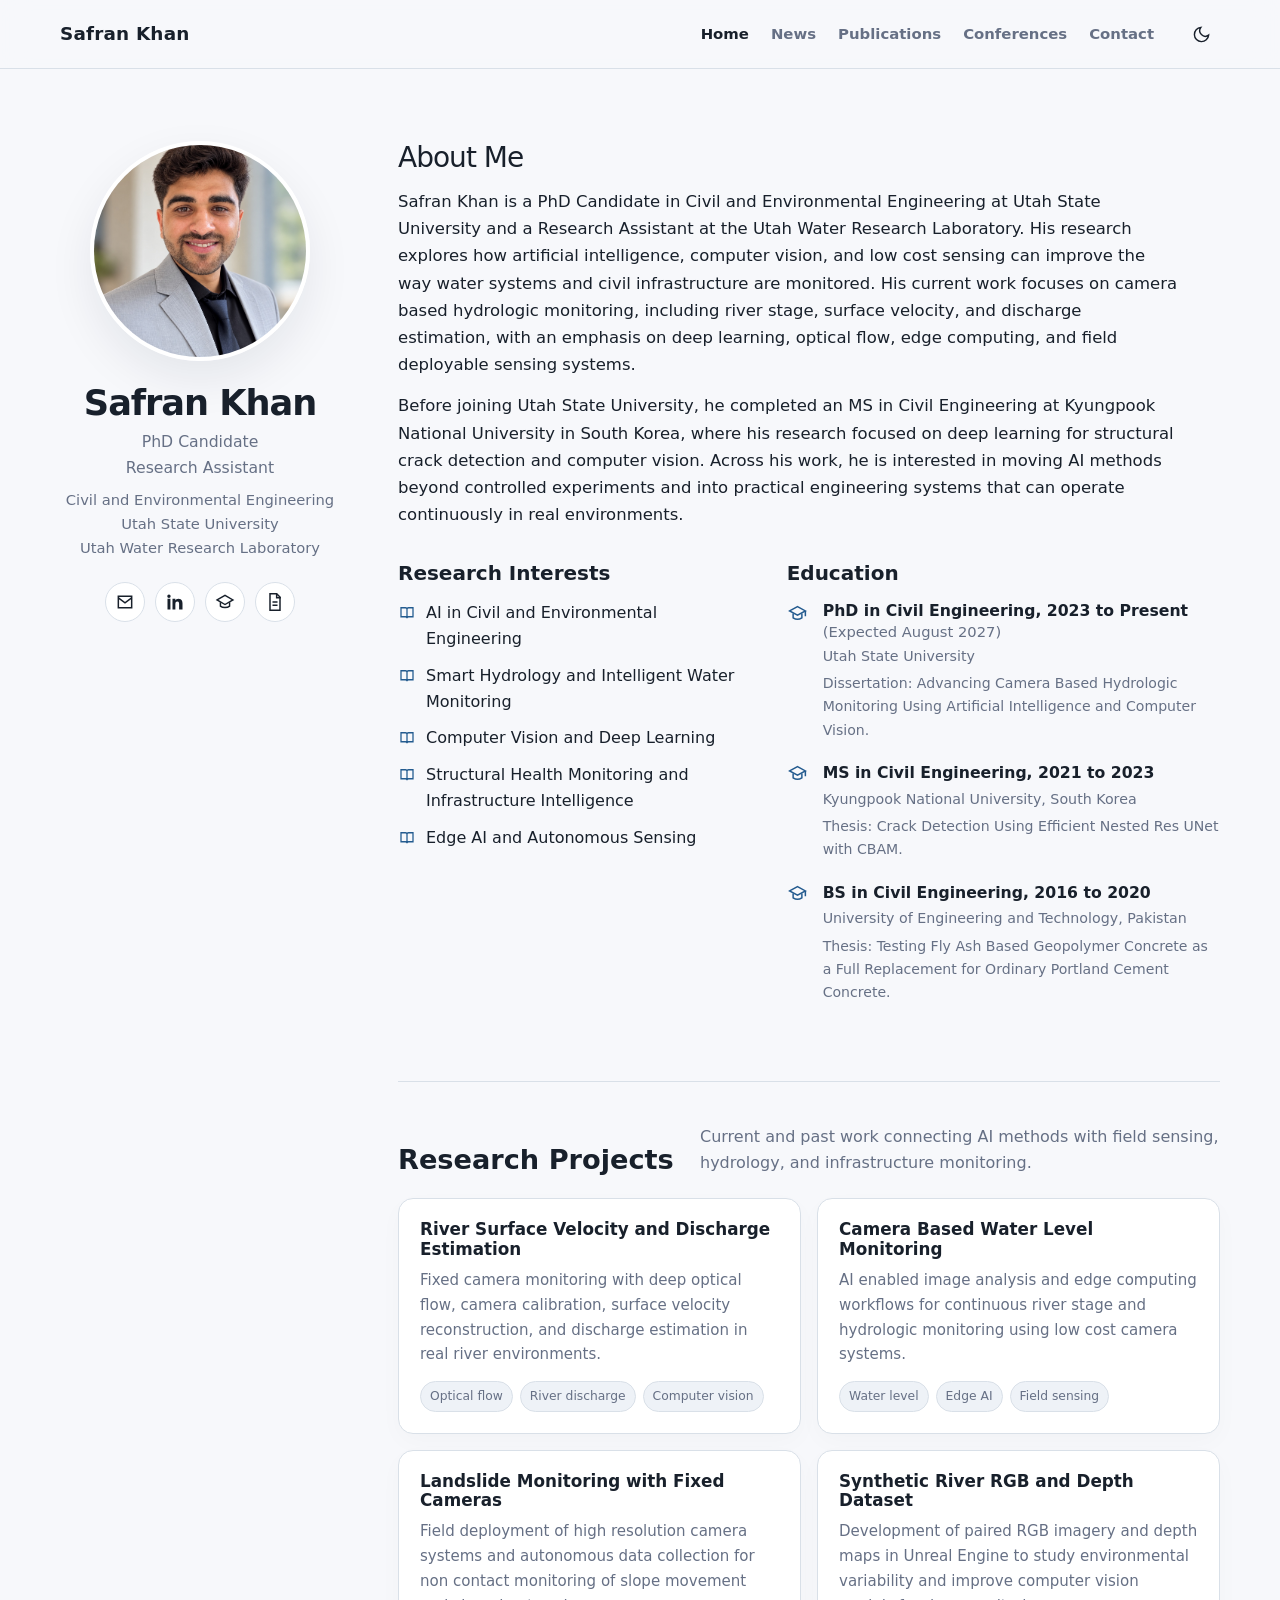
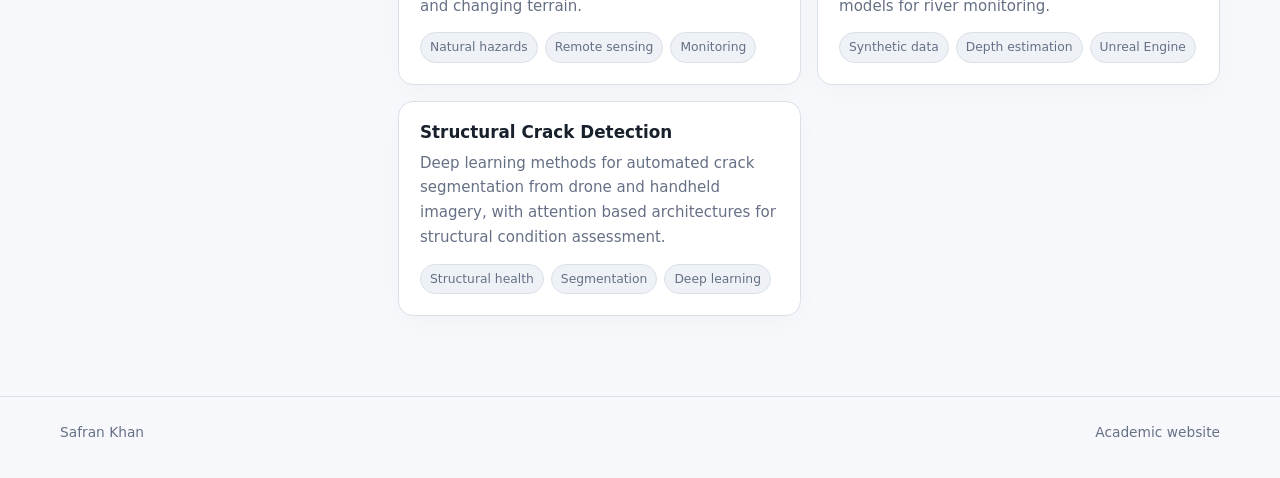
<file: index.html>
<!doctype html>
<html lang="en">
<head>
  <meta charset="utf-8">
  <meta name="viewport" content="width=device-width, initial-scale=1">
  <meta name="description" content="Academic website of Safran Khan, PhD Candidate and Research Assistant at Utah State University.">
  <title>Safran Khan | Academic Website</title>
  <link rel="stylesheet" href="assets/styles.css">
  <script>try{const t=localStorage.getItem('theme');if(t)document.documentElement.setAttribute('data-theme',t)}catch(e){}</script>
</head>
<body>
  <header class="site-header">
    <nav class="nav-wrap" aria-label="Main navigation">
      <a class="brand" href="index.html">Safran Khan</a>
      <div class="nav-links">
        <a class="active" href="index.html">Home</a>
        <a href="news.html">News</a>
        <a href="publications.html">Publications</a>
        <a href="conferences.html">Conferences</a>
        <a href="contact.html">Contact</a>
      </div>
      <button class="theme-toggle" type="button" data-theme-toggle aria-label="Switch theme"></button>
    </nav>
  </header>

  <main class="page-shell">
    <div class="home-grid">
      <aside class="profile-panel" aria-label="Profile">
        <img class="profile-photo" src="assets/profile.jpg" alt="Portrait of Safran Khan">
        <h1 class="profile-name">Safran Khan</h1>
        <p class="profile-role">PhD Candidate<br>Research Assistant</p>
        <p class="profile-unit">Civil and Environmental Engineering<br>Utah State University<br>Utah Water Research Laboratory</p>

        <div class="social-row" aria-label="Academic and professional links">
          <a class="social-link" href="mailto:safran.khan@usu.edu" aria-label="Email Safran Khan" title="Email">
            <svg viewBox="0 0 24 24" fill="none" stroke="currentColor" stroke-width="1.8" aria-hidden="true"><path d="M4 5h16v14H4z"></path><path d="m4 7 8 6 8-6"></path></svg>
          </a>
          <a class="social-link" href="https://pk.linkedin.com/in/engr-safran-khan-b35866154" target="_blank" rel="noopener" aria-label="LinkedIn" title="LinkedIn">
            <svg viewBox="0 0 24 24" fill="currentColor" aria-hidden="true"><path d="M6.5 8.2H3V21h3.5V8.2zM4.75 3A2.05 2.05 0 1 0 4.75 7.1 2.05 2.05 0 0 0 4.75 3zM21 13.7c0-3.85-2.05-5.65-4.8-5.65-2.2 0-3.2 1.2-3.75 2.05V8.2H9V21h3.45v-6.35c0-1.67.32-3.3 2.4-3.3 2.05 0 2.08 1.92 2.08 3.4V21H21v-7.3z"></path></svg>
          </a>
          <a class="social-link" href="https://scholar.google.com/citations?user=_5vzFUcAAAAJ&hl=en" target="_blank" rel="noopener" aria-label="Google Scholar" title="Google Scholar">
            <svg viewBox="0 0 24 24" fill="none" stroke="currentColor" stroke-width="1.7" aria-hidden="true"><path d="M2.5 9.5 12 4l9.5 5.5L12 15z"></path><path d="M6.5 12.2V17c2.7 2.2 8.3 2.2 11 0v-4.8"></path></svg>
          </a>
          <a class="social-link" href="assets/Safran_Khan_CV.pdf" target="_blank" aria-label="Curriculum vitae" title="CV">
            <svg viewBox="0 0 24 24" fill="none" stroke="currentColor" stroke-width="1.8" aria-hidden="true"><path d="M6 2h8l4 4v16H6z"></path><path d="M14 2v5h5M9 12h6M9 16h6"></path></svg>
          </a>
        </div>
      </aside>

      <section class="content-panel">
        <h2 class="hero-title about-title">About Me</h2>
        <p class="bio-copy">Safran Khan is a PhD Candidate in Civil and Environmental Engineering at Utah State University and a Research Assistant at the Utah Water Research Laboratory. His research explores how artificial intelligence, computer vision, and low cost sensing can improve the way water systems and civil infrastructure are monitored. His current work focuses on camera based hydrologic monitoring, including river stage, surface velocity, and discharge estimation, with an emphasis on deep learning, optical flow, edge computing, and field deployable sensing systems.</p>
        <p class="bio-copy">Before joining Utah State University, he completed an MS in Civil Engineering at Kyungpook National University in South Korea, where his research focused on deep learning for structural crack detection and computer vision. Across his work, he is interested in moving AI methods beyond controlled experiments and into practical engineering systems that can operate continuously in real environments.</p>

        <div class="home-details">
          <section>
            <h3 class="section-title">Research Interests</h3>
            <ul class="interest-list">
              <li><svg viewBox="0 0 24 24" fill="none" stroke="currentColor" stroke-width="1.7" aria-hidden="true"><path d="M4 5h6a2 2 0 0 1 2 2v12a2 2 0 0 0-2-2H4zM20 5h-6a2 2 0 0 0-2 2v12a2 2 0 0 1 2-2h6z"></path></svg><span>AI in Civil and Environmental Engineering</span></li>
              <li><svg viewBox="0 0 24 24" fill="none" stroke="currentColor" stroke-width="1.7" aria-hidden="true"><path d="M4 5h6a2 2 0 0 1 2 2v12a2 2 0 0 0-2-2H4zM20 5h-6a2 2 0 0 0-2 2v12a2 2 0 0 1 2-2h6z"></path></svg><span>Smart Hydrology and Intelligent Water Monitoring</span></li>
              <li><svg viewBox="0 0 24 24" fill="none" stroke="currentColor" stroke-width="1.7" aria-hidden="true"><path d="M4 5h6a2 2 0 0 1 2 2v12a2 2 0 0 0-2-2H4zM20 5h-6a2 2 0 0 0-2 2v12a2 2 0 0 1 2-2h6z"></path></svg><span>Computer Vision and Deep Learning</span></li>
              <li><svg viewBox="0 0 24 24" fill="none" stroke="currentColor" stroke-width="1.7" aria-hidden="true"><path d="M4 5h6a2 2 0 0 1 2 2v12a2 2 0 0 0-2-2H4zM20 5h-6a2 2 0 0 0-2 2v12a2 2 0 0 1 2-2h6z"></path></svg><span>Structural Health Monitoring and Infrastructure Intelligence</span></li>
              <li><svg viewBox="0 0 24 24" fill="none" stroke="currentColor" stroke-width="1.7" aria-hidden="true"><path d="M4 5h6a2 2 0 0 1 2 2v12a2 2 0 0 0-2-2H4zM20 5h-6a2 2 0 0 0-2 2v12a2 2 0 0 1 2-2h6z"></path></svg><span>Edge AI and Autonomous Sensing</span></li>
            </ul>
          </section>

          <section>
            <h3 class="section-title">Education</h3>
            <div class="education-list">
              <div class="education-item">
                <svg viewBox="0 0 24 24" fill="none" stroke="currentColor" stroke-width="1.7" aria-hidden="true"><path d="m3 9 9-5 9 5-9 5z"></path><path d="M7 12v5c3 2 7 2 10 0v-5M21 9v6"></path></svg>
                <div><div class="degree-line"><strong>PhD in Civil Engineering, 2023 to Present</strong> <span class="expected-date">(Expected August 2027)</span></div><span class="education-meta">Utah State University</span><div class="education-note">Dissertation: Advancing Camera Based Hydrologic Monitoring Using Artificial Intelligence and Computer Vision.</div></div>
              </div>
              <div class="education-item">
                <svg viewBox="0 0 24 24" fill="none" stroke="currentColor" stroke-width="1.7" aria-hidden="true"><path d="m3 9 9-5 9 5-9 5z"></path><path d="M7 12v5c3 2 7 2 10 0v-5M21 9v6"></path></svg>
                <div><strong>MS in Civil Engineering, 2021 to 2023</strong><span class="education-meta">Kyungpook National University, South Korea</span><div class="education-note">Thesis: Crack Detection Using Efficient Nested Res UNet with CBAM.</div></div>
              </div>
              <div class="education-item">
                <svg viewBox="0 0 24 24" fill="none" stroke="currentColor" stroke-width="1.7" aria-hidden="true"><path d="m3 9 9-5 9 5-9 5z"></path><path d="M7 12v5c3 2 7 2 10 0v-5M21 9v6"></path></svg>
                <div><strong>BS in Civil Engineering, 2016 to 2020</strong><span class="education-meta">University of Engineering and Technology, Pakistan</span><div class="education-note">Thesis: Testing Fly Ash Based Geopolymer Concrete as a Full Replacement for Ordinary Portland Cement Concrete.</div></div>
              </div>
            </div>
          </section>
        </div>

        <section class="projects-block" id="projects">
          <div class="projects-heading">
            <div><h2>Research Projects</h2></div>
            <p>Current and past work connecting AI methods with field sensing, hydrology, and infrastructure monitoring.</p>
          </div>
          <div class="project-grid">
            <article class="project-card"><h3>River Surface Velocity and Discharge Estimation</h3><p>Fixed camera monitoring with deep optical flow, camera calibration, surface velocity reconstruction, and discharge estimation in real river environments.</p><div class="tag-row"><span class="tag">Optical flow</span><span class="tag">River discharge</span><span class="tag">Computer vision</span></div></article>
            <article class="project-card"><h3>Camera Based Water Level Monitoring</h3><p>AI enabled image analysis and edge computing workflows for continuous river stage and hydrologic monitoring using low cost camera systems.</p><div class="tag-row"><span class="tag">Water level</span><span class="tag">Edge AI</span><span class="tag">Field sensing</span></div></article>
            <article class="project-card"><h3>Landslide Monitoring with Fixed Cameras</h3><p>Field deployment of high resolution camera systems and autonomous data collection for non contact monitoring of slope movement and changing terrain.</p><div class="tag-row"><span class="tag">Natural hazards</span><span class="tag">Remote sensing</span><span class="tag">Monitoring</span></div></article>
            <article class="project-card"><h3>Synthetic River RGB and Depth Dataset</h3><p>Development of paired RGB imagery and depth maps in Unreal Engine to study environmental variability and improve computer vision models for river monitoring.</p><div class="tag-row"><span class="tag">Synthetic data</span><span class="tag">Depth estimation</span><span class="tag">Unreal Engine</span></div></article>
            <article class="project-card"><h3>Structural Crack Detection</h3><p>Deep learning methods for automated crack segmentation from drone and handheld imagery, with attention based architectures for structural condition assessment.</p><div class="tag-row"><span class="tag">Structural health</span><span class="tag">Segmentation</span><span class="tag">Deep learning</span></div></article>
          </div>
        </section>
      </section>
    </div>
  </main>

  <footer class="site-footer"><div class="footer-wrap"><span>Safran Khan</span><span>Academic website</span></div></footer>
  <script src="assets/site.js"></script>
</body>
</html>
</file>
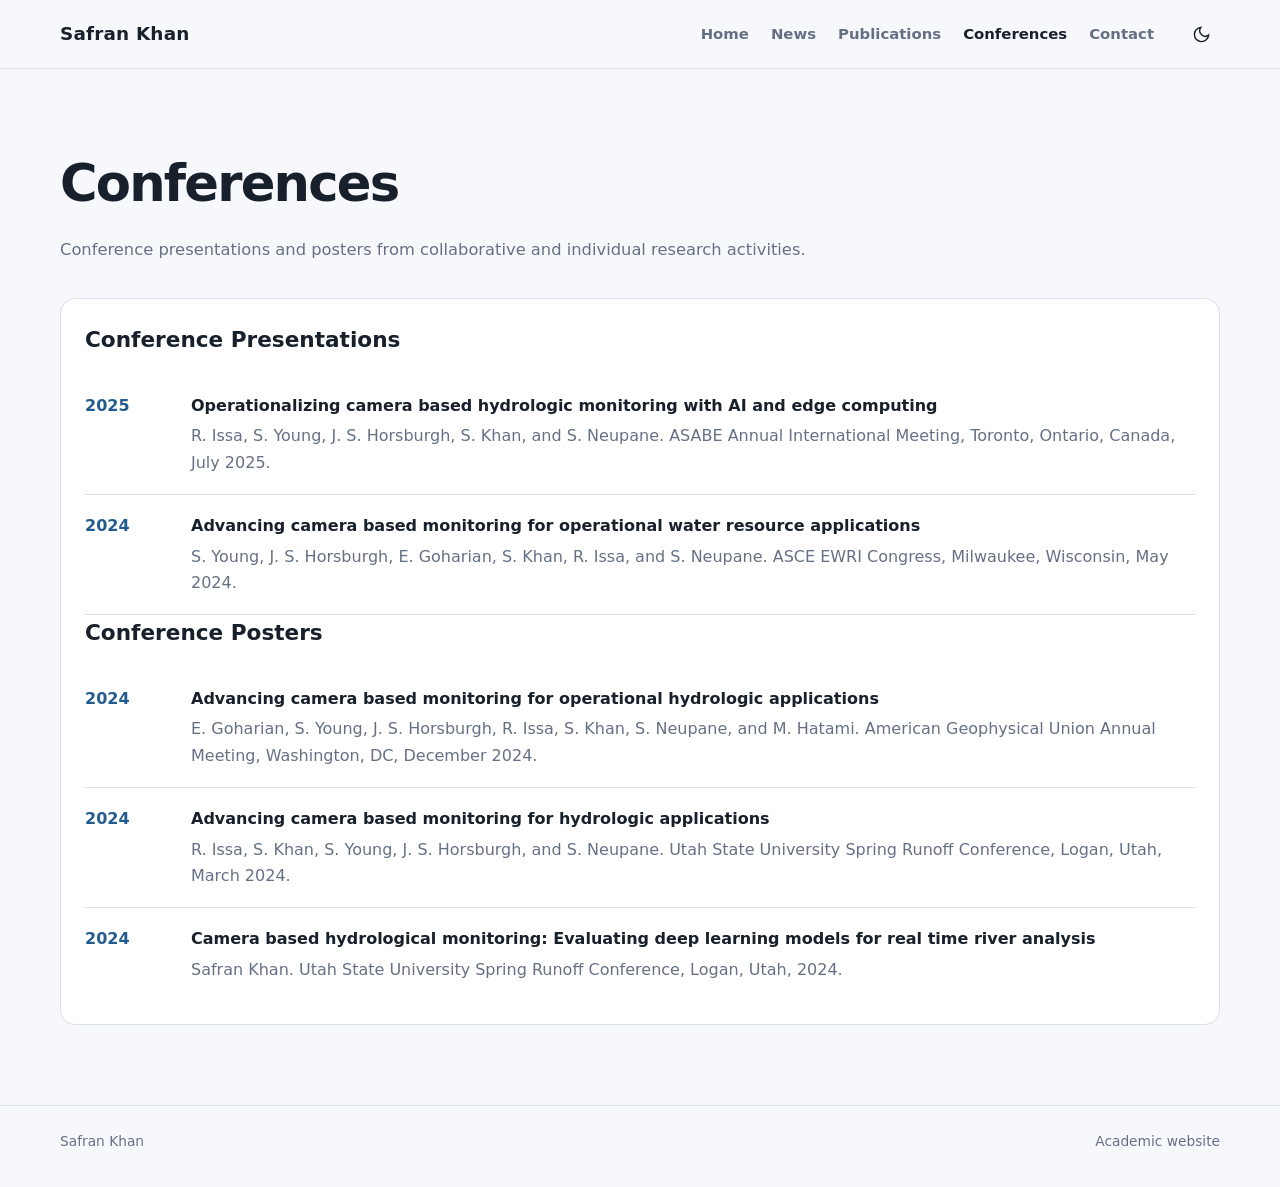
<file: conferences.html>
<!doctype html>
<html lang="en">
<head>
  <meta charset="utf-8"><meta name="viewport" content="width=device-width, initial-scale=1">
  <meta name="description" content="Conference presentations and posters by Safran Khan.">
  <title>Conferences | Safran Khan</title>
  <link rel="stylesheet" href="assets/styles.css">
  <script>try{const t=localStorage.getItem('theme');if(t)document.documentElement.setAttribute('data-theme',t)}catch(e){}</script>
</head>
<body>
<header class="site-header"><nav class="nav-wrap" aria-label="Main navigation"><a class="brand" href="index.html">Safran Khan</a><div class="nav-links"><a href="index.html">Home</a><a href="news.html">News</a><a href="publications.html">Publications</a><a class="active" href="conferences.html">Conferences</a><a href="contact.html">Contact</a></div><button class="theme-toggle" type="button" data-theme-toggle aria-label="Switch theme"></button></nav></header>
<main class="page-shell">
  <div class="page-intro"><h1 class="page-title">Conferences</h1><p class="page-subtitle">Conference presentations and posters from collaborative and individual research activities.</p></div>
  <section class="content-card">
    <h2 class="group-title">Conference Presentations</h2>
    <div class="conference-item"><div class="conference-year">2025</div><div><p class="conference-title">Operationalizing camera based hydrologic monitoring with AI and edge computing</p><p class="conference-detail">R. Issa, S. Young, J. S. Horsburgh, S. Khan, and S. Neupane. ASABE Annual International Meeting, Toronto, Ontario, Canada, July 2025.</p></div></div>
    <div class="conference-item"><div class="conference-year">2024</div><div><p class="conference-title">Advancing camera based monitoring for operational water resource applications</p><p class="conference-detail">S. Young, J. S. Horsburgh, E. Goharian, S. Khan, R. Issa, and S. Neupane. ASCE EWRI Congress, Milwaukee, Wisconsin, May 2024.</p></div></div>

    <h2 class="group-title">Conference Posters</h2>
    <div class="conference-item"><div class="conference-year">2024</div><div><p class="conference-title">Advancing camera based monitoring for operational hydrologic applications</p><p class="conference-detail">E. Goharian, S. Young, J. S. Horsburgh, R. Issa, S. Khan, S. Neupane, and M. Hatami. American Geophysical Union Annual Meeting, Washington, DC, December 2024.</p></div></div>
    <div class="conference-item"><div class="conference-year">2024</div><div><p class="conference-title">Advancing camera based monitoring for hydrologic applications</p><p class="conference-detail">R. Issa, S. Khan, S. Young, J. S. Horsburgh, and S. Neupane. Utah State University Spring Runoff Conference, Logan, Utah, March 2024.</p></div></div>
    <div class="conference-item"><div class="conference-year">2024</div><div><p class="conference-title">Camera based hydrological monitoring: Evaluating deep learning models for real time river analysis</p><p class="conference-detail">Safran Khan. Utah State University Spring Runoff Conference, Logan, Utah, 2024.</p></div></div>
  </section>
</main>
<footer class="site-footer"><div class="footer-wrap"><span>Safran Khan</span><span>Academic website</span></div></footer>
<script src="assets/site.js"></script>
</body>
</html>
</file>
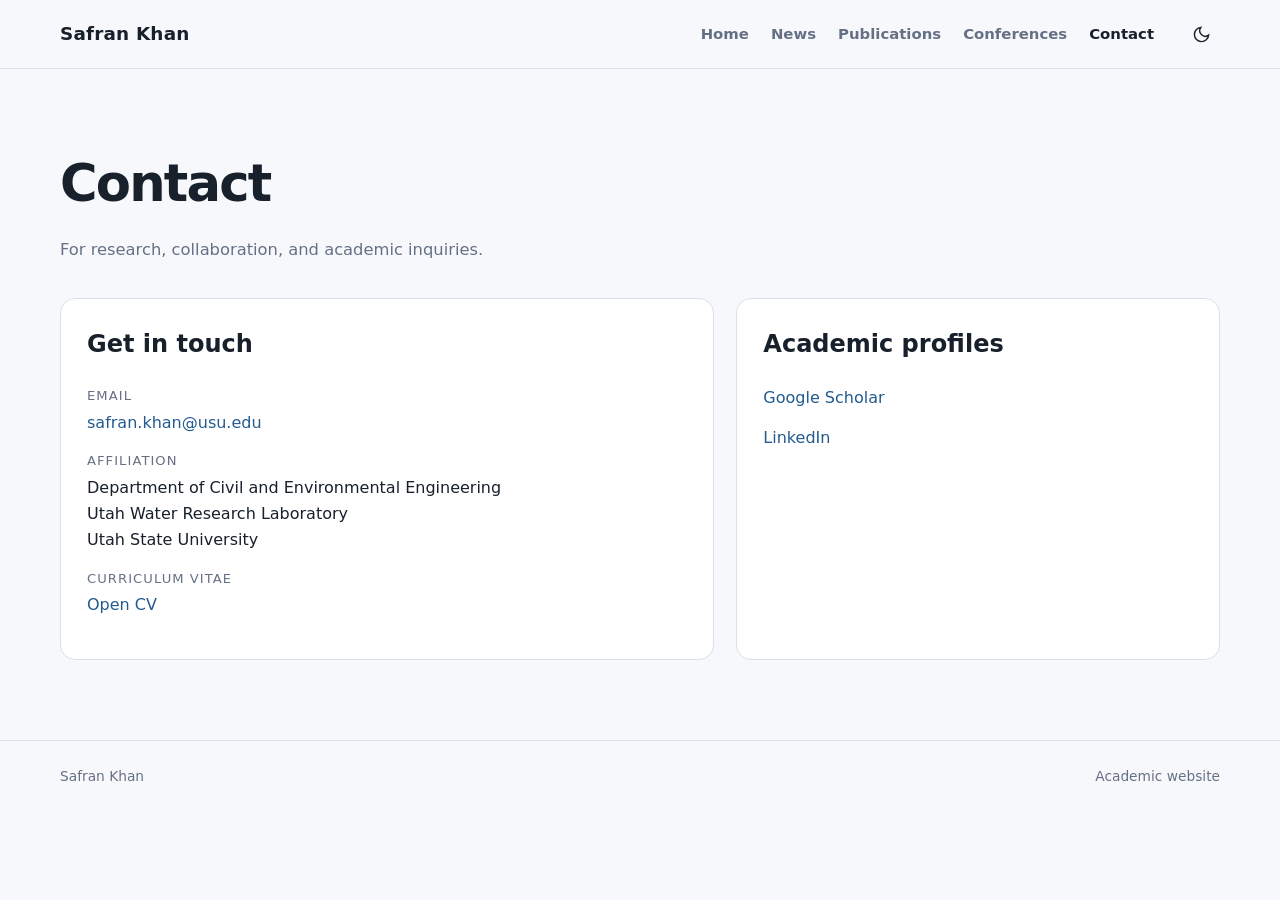
<file: contact.html>
<!doctype html>
<html lang="en">
<head>
  <meta charset="utf-8"><meta name="viewport" content="width=device-width, initial-scale=1">
  <meta name="description" content="Contact Safran Khan at Utah State University.">
  <title>Contact | Safran Khan</title>
  <link rel="stylesheet" href="assets/styles.css">
  <script>try{const t=localStorage.getItem('theme');if(t)document.documentElement.setAttribute('data-theme',t)}catch(e){}</script>
</head>
<body>
<header class="site-header"><nav class="nav-wrap" aria-label="Main navigation"><a class="brand" href="index.html">Safran Khan</a><div class="nav-links"><a href="index.html">Home</a><a href="news.html">News</a><a href="publications.html">Publications</a><a href="conferences.html">Conferences</a><a class="active" href="contact.html">Contact</a></div><button class="theme-toggle" type="button" data-theme-toggle aria-label="Switch theme"></button></nav></header>
<main class="page-shell">
  <div class="page-intro"><h1 class="page-title">Contact</h1><p class="page-subtitle">For research, collaboration, and academic inquiries.</p></div>
  <div class="contact-grid">
    <section class="contact-card"><h2>Get in touch</h2><div class="contact-row"><span class="contact-label">Email</span><a href="mailto:safran.khan@usu.edu">safran.khan@usu.edu</a></div><div class="contact-row"><span class="contact-label">Affiliation</span><span>Department of Civil and Environmental Engineering<br>Utah Water Research Laboratory<br>Utah State University</span></div><div class="contact-row"><span class="contact-label">Curriculum Vitae</span><a href="assets/Safran_Khan_CV.pdf" target="_blank">Open CV</a></div></section>
    <section class="contact-card"><h2>Academic profiles</h2><div class="contact-row"><a href="https://scholar.google.com/citations?user=_5vzFUcAAAAJ&hl=en" target="_blank" rel="noopener">Google Scholar</a></div><div class="contact-row"><a href="https://pk.linkedin.com/in/engr-safran-khan-b35866154" target="_blank" rel="noopener">LinkedIn</a></div></section>
  </div>
</main>
<footer class="site-footer"><div class="footer-wrap"><span>Safran Khan</span><span>Academic website</span></div></footer>
<script src="assets/site.js"></script>
</body>
</html>
</file>
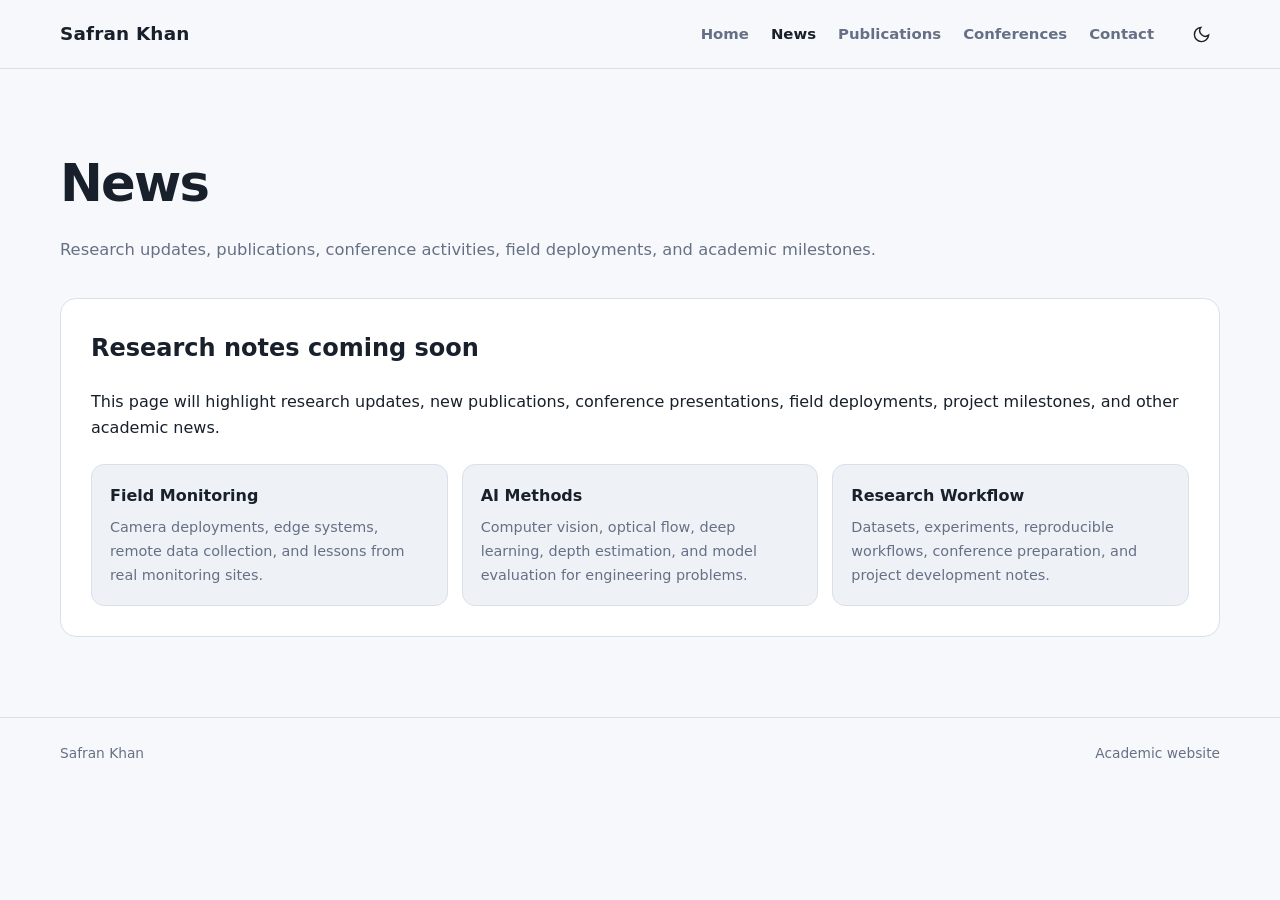
<file: news.html>
<!doctype html>
<html lang="en">
<head>
  <meta charset="utf-8"><meta name="viewport" content="width=device-width, initial-scale=1">
  <meta name="description" content="Academic news and research updates by Safran Khan.">
  <title>News | Safran Khan</title>
  <link rel="stylesheet" href="assets/styles.css">
  <script>try{const t=localStorage.getItem('theme');if(t)document.documentElement.setAttribute('data-theme',t)}catch(e){}</script>
</head>
<body>
<header class="site-header"><nav class="nav-wrap" aria-label="Main navigation"><a class="brand" href="index.html">Safran Khan</a><div class="nav-links"><a href="index.html">Home</a><a class="active" href="news.html">News</a><a href="publications.html">Publications</a><a href="conferences.html">Conferences</a><a href="contact.html">Contact</a></div><button class="theme-toggle" type="button" data-theme-toggle aria-label="Switch theme"></button></nav></header>
<main class="page-shell">
  <div class="page-intro"><h1 class="page-title">News</h1><p class="page-subtitle">Research updates, publications, conference activities, field deployments, and academic milestones.</p></div>
  <section class="empty-state">
    <h2>Research notes coming soon</h2>
    <p>This page will highlight research updates, new publications, conference presentations, field deployments, project milestones, and other academic news.</p>
    <div class="planned-grid">
      <article class="planned-card"><h3>Field Monitoring</h3><p>Camera deployments, edge systems, remote data collection, and lessons from real monitoring sites.</p></article>
      <article class="planned-card"><h3>AI Methods</h3><p>Computer vision, optical flow, deep learning, depth estimation, and model evaluation for engineering problems.</p></article>
      <article class="planned-card"><h3>Research Workflow</h3><p>Datasets, experiments, reproducible workflows, conference preparation, and project development notes.</p></article>
    </div>
  </section>
</main>
<footer class="site-footer"><div class="footer-wrap"><span>Safran Khan</span><span>Academic website</span></div></footer>
<script src="assets/site.js"></script>
</body>
</html>
</file>
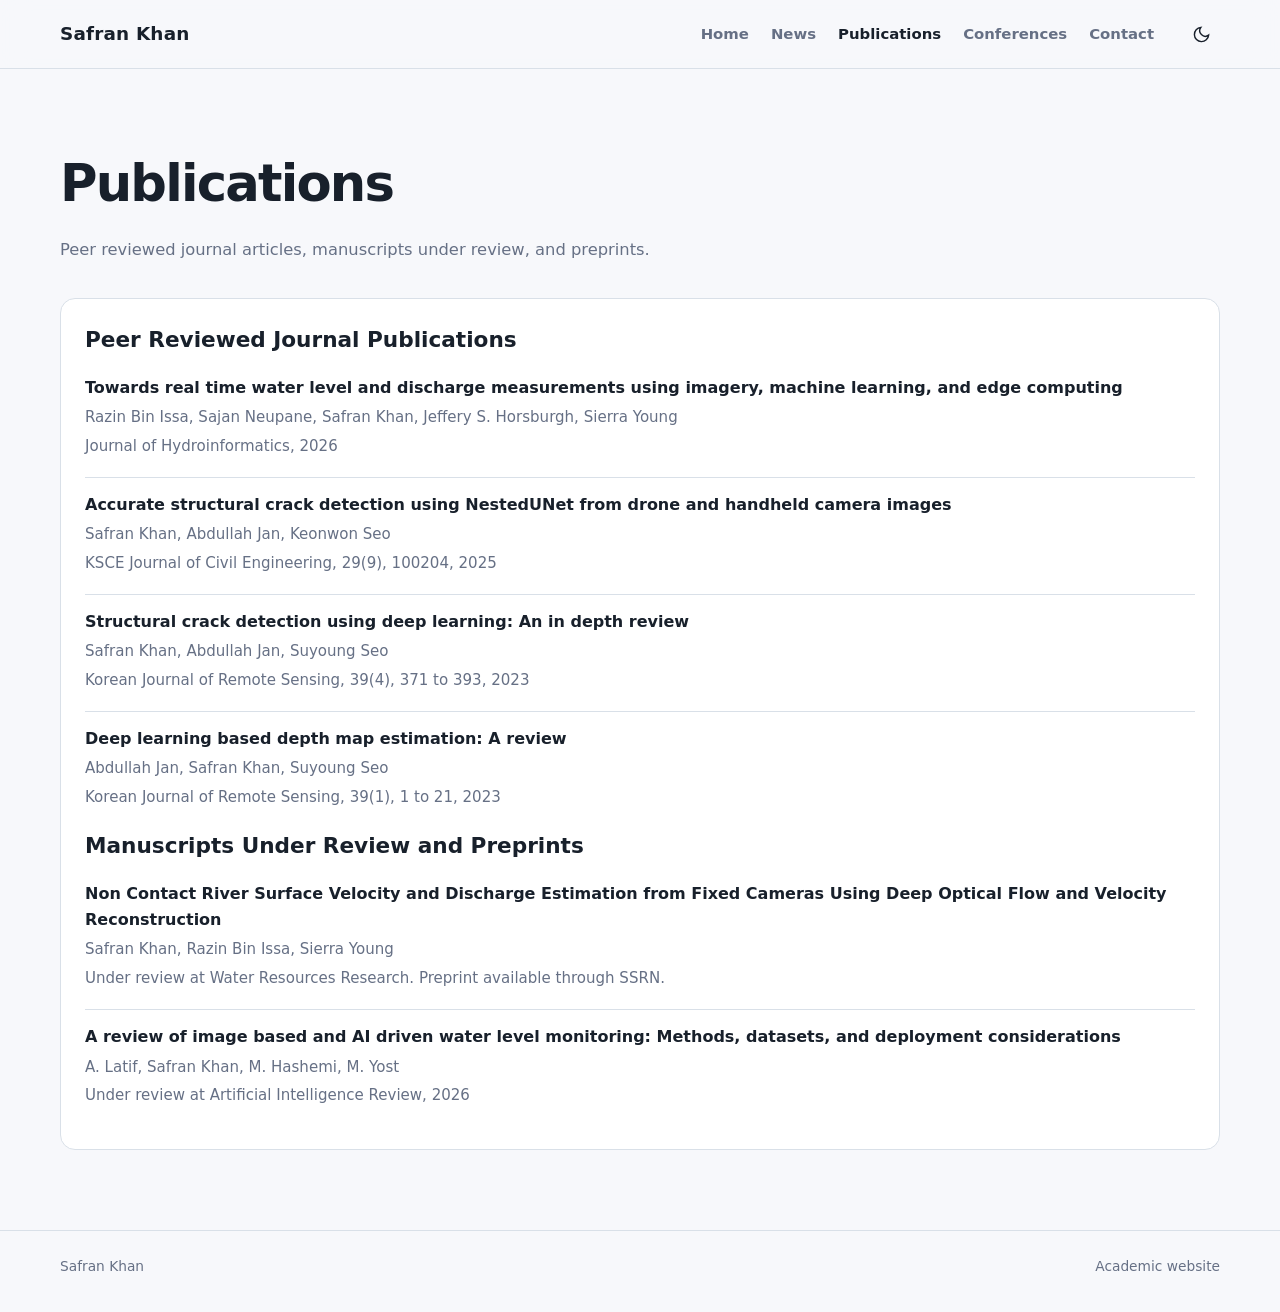
<file: publications.html>
<!doctype html>
<html lang="en">
<head>
  <meta charset="utf-8"><meta name="viewport" content="width=device-width, initial-scale=1">
  <meta name="description" content="Publications by Safran Khan.">
  <title>Publications | Safran Khan</title>
  <link rel="stylesheet" href="assets/styles.css">
  <script>try{const t=localStorage.getItem('theme');if(t)document.documentElement.setAttribute('data-theme',t)}catch(e){}</script>
</head>
<body>
<header class="site-header"><nav class="nav-wrap" aria-label="Main navigation"><a class="brand" href="index.html">Safran Khan</a><div class="nav-links"><a href="index.html">Home</a><a href="news.html">News</a><a class="active" href="publications.html">Publications</a><a href="conferences.html">Conferences</a><a href="contact.html">Contact</a></div><button class="theme-toggle" type="button" data-theme-toggle aria-label="Switch theme"></button></nav></header>
<main class="page-shell">
  <div class="page-intro"><h1 class="page-title">Publications</h1><p class="page-subtitle">Peer reviewed journal articles, manuscripts under review, and preprints.</p></div>
  <section class="content-card">
    <h2 class="group-title">Peer Reviewed Journal Publications</h2>
    <div class="publication-list">
      <article class="publication"><a class="publication-title" href="https://doi.org/10.2166/hydro.2026.147" target="_blank" rel="noopener">Towards real time water level and discharge measurements using imagery, machine learning, and edge computing</a><div class="publication-authors">Razin Bin Issa, Sajan Neupane, Safran Khan, Jeffery S. Horsburgh, Sierra Young</div><div class="publication-venue">Journal of Hydroinformatics, 2026</div></article>
      <article class="publication"><a class="publication-title" href="https://doi.org/10.1016/j.kscej.2025.100204" target="_blank" rel="noopener">Accurate structural crack detection using NestedUNet from drone and handheld camera images</a><div class="publication-authors">Safran Khan, Abdullah Jan, Keonwon Seo</div><div class="publication-venue">KSCE Journal of Civil Engineering, 29(9), 100204, 2025</div></article>
      <article class="publication"><a class="publication-title" href="https://doi.org/10.7780/KJRS.2023.39.4.1" target="_blank" rel="noopener">Structural crack detection using deep learning: An in depth review</a><div class="publication-authors">Safran Khan, Abdullah Jan, Suyoung Seo</div><div class="publication-venue">Korean Journal of Remote Sensing, 39(4), 371 to 393, 2023</div></article>
      <article class="publication"><a class="publication-title" href="https://doi.org/10.7780/KJRS.2023.39.1.1" target="_blank" rel="noopener">Deep learning based depth map estimation: A review</a><div class="publication-authors">Abdullah Jan, Safran Khan, Suyoung Seo</div><div class="publication-venue">Korean Journal of Remote Sensing, 39(1), 1 to 21, 2023</div></article>
    </div>

    <h2 class="group-title">Manuscripts Under Review and Preprints</h2>
    <div class="publication-list">
      <article class="publication"><a class="publication-title" href="https://doi.org/10.2139/ssrn.6431270" target="_blank" rel="noopener">Non Contact River Surface Velocity and Discharge Estimation from Fixed Cameras Using Deep Optical Flow and Velocity Reconstruction</a><div class="publication-authors">Safran Khan, Razin Bin Issa, Sierra Young</div><div class="publication-venue">Under review at Water Resources Research. Preprint available through SSRN.</div></article>
      <article class="publication"><span class="publication-title">A review of image based and AI driven water level monitoring: Methods, datasets, and deployment considerations</span><div class="publication-authors">A. Latif, Safran Khan, M. Hashemi, M. Yost</div><div class="publication-venue">Under review at Artificial Intelligence Review, 2026</div></article>
    </div>
  </section>
</main>
<footer class="site-footer"><div class="footer-wrap"><span>Safran Khan</span><span>Academic website</span></div></footer>
<script src="assets/site.js"></script>
</body>
</html>
</file>
<file: assets/styles.css>
:root {
  --bg: #f7f8fb;
  --surface: #ffffff;
  --surface-soft: #eef2f7;
  --text: #18202b;
  --muted: #667085;
  --line: #d9e0e8;
  --accent: #235b8f;
  --accent-strong: #173f65;
  --shadow: 0 18px 45px rgba(19, 31, 46, 0.08);
  --max: 1160px;
}

html[data-theme="dark"] {
  --bg: #20222c;
  --surface: #282b36;
  --surface-soft: #303440;
  --text: #f5f7fb;
  --muted: #adb5c4;
  --line: #3a3f4d;
  --accent: #91bff1;
  --accent-strong: #bfdcff;
  --shadow: 0 18px 45px rgba(0, 0, 0, 0.18);
}

* { box-sizing: border-box; }
html { scroll-behavior: smooth; }
body {
  margin: 0;
  font-family: Inter, ui-sans-serif, system-ui, -apple-system, BlinkMacSystemFont, "Segoe UI", sans-serif;
  background: var(--bg);
  color: var(--text);
  line-height: 1.65;
  transition: background 180ms ease, color 180ms ease;
}
a { color: var(--accent); text-decoration: none; }
a:hover { text-decoration: underline; }
img { max-width: 100%; display: block; }

.site-header {
  position: sticky;
  top: 0;
  z-index: 30;
  border-bottom: 1px solid var(--line);
  background: color-mix(in srgb, var(--bg) 90%, transparent);
  backdrop-filter: blur(14px);
}
.nav-wrap {
  width: min(var(--max), calc(100% - 36px));
  margin: 0 auto;
  min-height: 68px;
  display: flex;
  align-items: center;
  gap: 28px;
}
.brand {
  color: var(--text);
  font-size: 1.15rem;
  font-weight: 760;
  letter-spacing: 0.01em;
  white-space: nowrap;
}
.brand:hover { text-decoration: none; }
.nav-links {
  display: flex;
  align-items: center;
  gap: 22px;
  margin-left: auto;
}
.nav-links a {
  color: var(--muted);
  font-size: 0.93rem;
  font-weight: 650;
}
.nav-links a:hover,
.nav-links a.active { color: var(--text); text-decoration: none; }
.theme-toggle {
  border: 0;
  background: transparent;
  color: var(--text);
  cursor: pointer;
  width: 38px;
  height: 38px;
  border-radius: 50%;
  display: grid;
  place-items: center;
}
.theme-toggle:hover { background: var(--surface-soft); }
.theme-toggle svg { width: 19px; height: 19px; }

.page-shell {
  width: min(var(--max), calc(100% - 36px));
  margin: 0 auto;
  padding: 72px 0 80px;
}
.home-grid {
  display: grid;
  grid-template-columns: 280px minmax(0, 1fr);
  gap: 58px;
  align-items: start;
}
.profile-panel {
  position: sticky;
  top: 106px;
  text-align: center;
}
.profile-photo {
  width: 220px;
  height: 220px;
  object-fit: cover;
  object-position: 50% 24%;
  border-radius: 50%;
  margin: 0 auto 22px;
  box-shadow: var(--shadow);
  border: 4px solid var(--surface);
}
.profile-name {
  margin: 0 0 6px;
  font-size: 2.20rem;
  line-height: 1.14;
  letter-spacing: -0.03em;
}
.profile-role {
  margin: 0;
  color: var(--muted);
  font-size: 0.98rem;
}
.profile-unit {
  margin: 7px 0 0;
  color: var(--muted);
  font-size: 0.92rem;
}
.social-row {
  margin-top: 21px;
  display: flex;
  justify-content: center;
  gap: 10px;
  flex-wrap: wrap;
}
.social-link {
  width: 40px;
  height: 40px;
  display: grid;
  place-items: center;
  border-radius: 50%;
  border: 1px solid var(--line);
  color: var(--text);
  background: var(--surface);
  transition: transform 150ms ease, background 150ms ease;
}
.social-link:hover {
  text-decoration: none;
  background: var(--surface-soft);
  transform: translateY(-2px);
}
.social-link svg { width: 20px; height: 20px; }
.social-link .rg-mark { font-size: 0.78rem; font-weight: 850; letter-spacing: -0.04em; }

.content-panel h1,
.content-panel h2,
.content-panel h3 { line-height: 1.18; }
.hero-title {
  font-size: clamp(2.15rem, 5vw, 3.25rem);
  margin: 0 0 18px;
  font-weight: 520;
  letter-spacing: -0.035em;
}

.about-title {
  font-size: clamp(1.45rem, 2.4vw, 1.75rem);
  margin-bottom: 14px;
}
.degree-line {
  line-height: 1.35;
}
.expected-date {
  font-size: 0.92rem;
  color: var(--muted);
  white-space: nowrap;
}

.bio-copy {
  margin: 0;
  max-width: 780px;
  font-size: 1.03rem;
}
.bio-copy + 
.about-title {
  font-size: clamp(1.45rem, 2.4vw, 1.75rem);
  margin-bottom: 14px;
}
.degree-line {
  line-height: 1.35;
}
.expected-date {
  font-size: 0.92rem;
  color: var(--muted);
  white-space: nowrap;
}

.bio-copy { margin-top: 14px; }
.home-details {
  display: grid;
  grid-template-columns: 1fr 1.25fr;
  gap: 42px;
  margin-top: 34px;
}
.section-title {
  font-size: 1.25rem;
  margin: 0 0 14px;
}
.interest-list,
.education-list {
  list-style: none;
  margin: 0;
  padding: 0;
}
.interest-list li {
  display: flex;
  align-items: flex-start;
  gap: 10px;
  margin: 10px 0;
  color: var(--text);
}
.interest-list svg {
  width: 18px;
  height: 18px;
  margin-top: 4px;
  flex: 0 0 auto;
  color: var(--accent);
}
.education-item {
  display: grid;
  grid-template-columns: 24px 1fr;
  gap: 12px;
  margin: 0 0 18px;
}
.education-item svg { width: 21px; height: 21px; color: var(--accent); margin-top: 3px; }
.education-item strong { display: block; font-size: 0.98rem; }
.education-meta { display: block; color: var(--muted); font-size: 0.89rem; margin-top: 2px; }
.education-note { color: var(--muted); font-size: 0.88rem; margin-top: 4px; }

.projects-block {
  margin-top: 58px;
  padding-top: 42px;
  border-top: 1px solid var(--line);
}
.projects-heading {
  display: flex;
  align-items: end;
  justify-content: space-between;
  gap: 18px;
  margin-bottom: 22px;
}
.projects-heading h2 { margin: 0; font-size: 1.7rem; }
.projects-heading p { margin: 0; color: var(--muted); max-width: 520px; }
.project-grid {
  display: grid;
  grid-template-columns: repeat(2, minmax(0, 1fr));
  gap: 16px;
}
.project-card {
  background: var(--surface);
  border: 1px solid var(--line);
  border-radius: 15px;
  padding: 21px;
  box-shadow: 0 8px 24px rgba(0,0,0,0.025);
}
.project-card h3 { margin: 0 0 8px; font-size: 1.05rem; }
.project-card p { margin: 0; color: var(--muted); font-size: 0.94rem; }
.tag-row { display: flex; flex-wrap: wrap; gap: 7px; margin-top: 14px; }
.tag {
  border: 1px solid var(--line);
  border-radius: 999px;
  padding: 4px 9px;
  color: var(--muted);
  font-size: 0.77rem;
  background: var(--surface-soft);
}

.page-intro { max-width: 820px; margin-bottom: 34px; }
.page-title { font-size: clamp(2.1rem, 5vw, 3.2rem); margin: 0 0 12px; letter-spacing: -0.035em; font-weight: 560; }
.page-subtitle { color: var(--muted); margin: 0; font-size: 1.02rem; }
.card-list { display: grid; gap: 16px; }
.content-card {
  background: var(--surface);
  border: 1px solid var(--line);
  border-radius: 15px;
  padding: 23px 24px;
}
.content-card h2,
.content-card h3 { margin-top: 0; }
.content-card p:last-child { margin-bottom: 0; }
.meta { color: var(--muted); font-size: 0.9rem; }
.publication-list { display: grid; gap: 14px; }
.publication {
  border-bottom: 1px solid var(--line);
  padding: 0 0 18px;
}
.publication:last-child { border-bottom: 0; }
.publication-title { font-weight: 720; color: var(--text); }
.publication-title:hover { color: var(--accent); }
.publication-authors,
.publication-venue { color: var(--muted); font-size: 0.94rem; margin-top: 4px; }
.group-title { margin: 42px 0 17px; font-size: 1.35rem; }
.group-title:first-of-type { margin-top: 0; }

.conference-item {
  display: grid;
  grid-template-columns: 88px 1fr;
  gap: 18px;
  padding: 18px 0;
  border-bottom: 1px solid var(--line);
}
.conference-item:last-child { border-bottom: 0; }
.conference-year { color: var(--accent); font-weight: 750; }
.conference-title { margin: 0; font-weight: 700; }
.conference-detail { margin: 4px 0 0; color: var(--muted); }

.contact-grid {
  display: grid;
  grid-template-columns: 1.15fr 0.85fr;
  gap: 22px;
}
.contact-card {
  background: var(--surface);
  border: 1px solid var(--line);
  border-radius: 15px;
  padding: 26px;
}
.contact-card h2 { margin-top: 0; }
.contact-row { margin: 14px 0; }
.contact-label { display: block; color: var(--muted); font-size: 0.82rem; text-transform: uppercase; letter-spacing: 0.08em; margin-bottom: 3px; }

.empty-state {
  background: var(--surface);
  border: 1px solid var(--line);
  border-radius: 16px;
  padding: 30px;
}
.empty-state h2 { margin-top: 0; }
.planned-grid { display: grid; grid-template-columns: repeat(3, 1fr); gap: 14px; margin-top: 22px; }
.planned-card { padding: 18px; border-radius: 13px; background: var(--surface-soft); border: 1px solid var(--line); }
.planned-card h3 { margin: 0 0 7px; font-size: 1rem; }
.planned-card p { margin: 0; color: var(--muted); font-size: 0.9rem; }

.site-footer {
  border-top: 1px solid var(--line);
  color: var(--muted);
}
.footer-wrap {
  width: min(var(--max), calc(100% - 36px));
  margin: 0 auto;
  padding: 24px 0 34px;
  display: flex;
  justify-content: space-between;
  gap: 20px;
  font-size: 0.86rem;
}

.mobile-menu-button { display: none; }

@media (max-width: 900px) {
  .home-grid { grid-template-columns: 1fr; gap: 38px; }
  .profile-panel { position: static; }
  .home-details { grid-template-columns: 1fr; gap: 24px; }
  .project-grid { grid-template-columns: 1fr; }
  .contact-grid { grid-template-columns: 1fr; }
  .planned-grid { grid-template-columns: 1fr; }
}

@media (max-width: 720px) {
  .nav-wrap { flex-wrap: wrap; gap: 10px; padding: 12px 0; }
  .nav-links {
    width: 100%;
    order: 3;
    overflow-x: auto;
    padding-bottom: 2px;
    gap: 16px;
  }
  .theme-toggle { margin-left: auto; }
  .page-shell { padding-top: 44px; }
  .profile-photo { width: 190px; height: 190px; }
  .projects-heading { align-items: start; flex-direction: column; }
  .conference-item { grid-template-columns: 1fr; gap: 4px; }
  .footer-wrap { flex-direction: column; }
}
</file>
